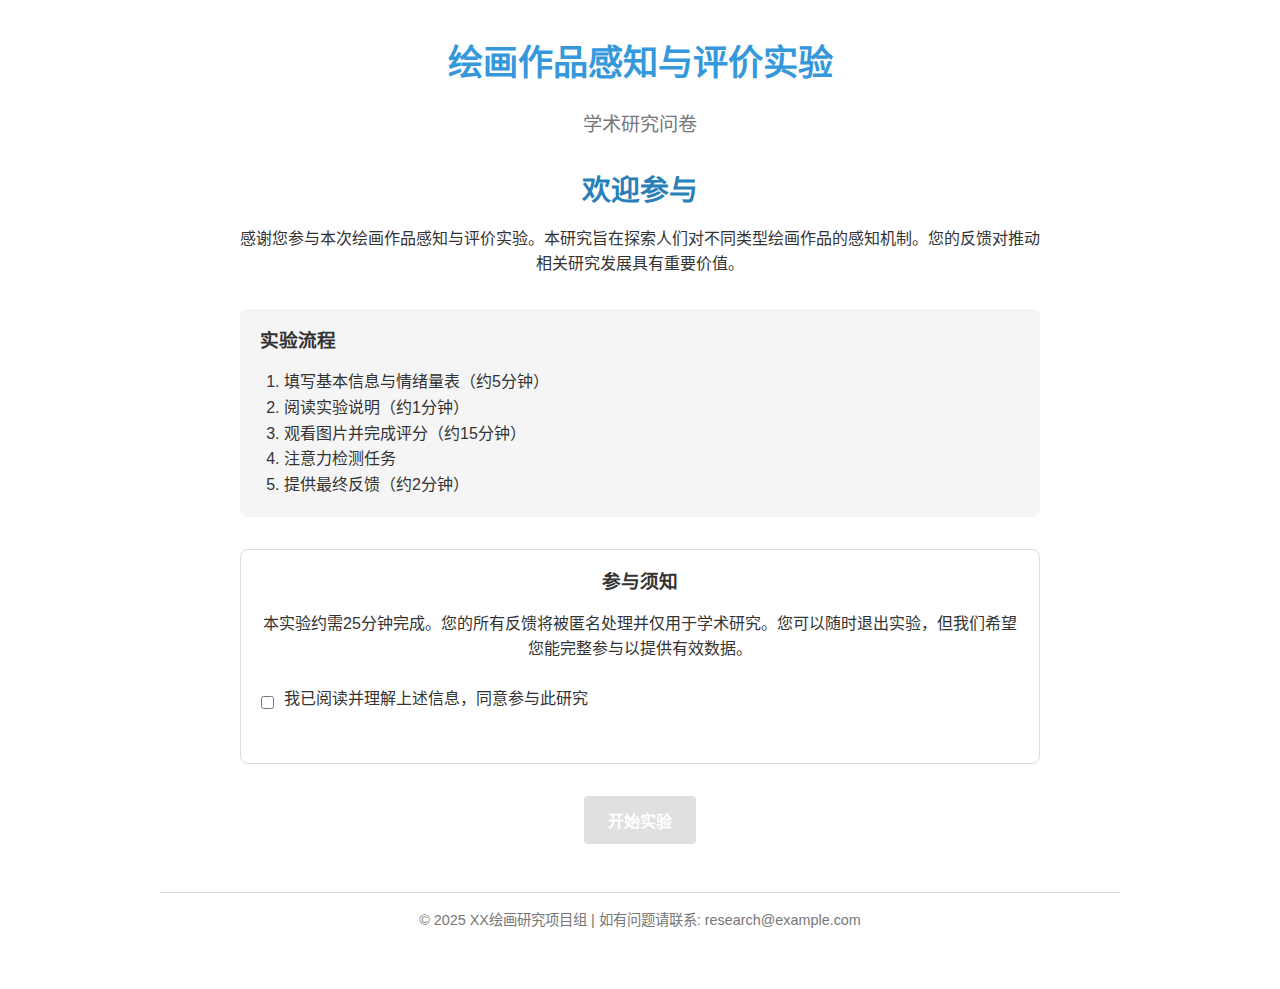
<file: index.html>
<!DOCTYPE html>
<html lang="zh-CN">

<head>
    <meta charset="UTF-8">
    <meta name="viewport" content="width=device-width, initial-scale=1.0">
    <title>绘画作品感知研究 | 欢迎</title>
    <link rel="stylesheet" href="css/style.css">
    <link rel="icon" href="favicon.ico">
</head>

<body>
    <div class="container">
        <header>
            <h1>绘画作品感知与评价实验</h1>
            <div class="subtitle">学术研究问卷</div>
        </header>

        <section class="welcome-section">
            <h2>欢迎参与</h2>
            <p>感谢您参与本次绘画作品感知与评价实验。本研究旨在探索人们对不同类型绘画作品的感知机制。您的反馈对推动相关研究发展具有重要价值。</p>
            <div class="process-overview">
                <h3>实验流程</h3>
                <ol>
                    <li>填写基本信息与情绪量表（约5分钟）</li>
                    <li>阅读实验说明（约1分钟）</li>
                    <li>观看图片并完成评分（约15分钟）</li>
                    <li>注意力检测任务</li>
                    <li>提供最终反馈（约2分钟）</li>
                </ol>
            </div>

            <div class="consent-section">
                <h3>参与须知</h3>
                <p>本实验约需25分钟完成。您的所有反馈将被匿名处理并仅用于学术研究。您可以随时退出实验，但我们希望您能完整参与以提供有效数据。</p>

                <div class="consent-check">
                    <input type="checkbox" id="consent" required>
                    <label for="consent">我已阅读并理解上述信息，同意参与此研究</label>
                </div>
            </div>

            <button id="start-btn" class="btn-primary" disabled>开始实验</button>
        </section>

        <footer>
            <p>© 2025 XX绘画研究项目组 | 如有问题请联系: research@example.com</p>
        </footer>
    </div>

    <script src="js/main.js"></script>
    <script>
        document.getElementById('consent').addEventListener('change', function () {
            document.getElementById('start-btn').disabled = !this.checked;
        });

        document.getElementById('start-btn').addEventListener('click', function () {
            // 添加检测设备类型的代码
            const deviceType = detectDeviceType();

            // 记录实验开始时间和设备类型
            userData.experimentStartTime = new Date().toISOString();
            userData.deviceType = deviceType;

            // 修改跳转到基本信息页面
            window.location.href = 'Information-Collection.html';
        });
    </script>
</body>

</html>
</file>
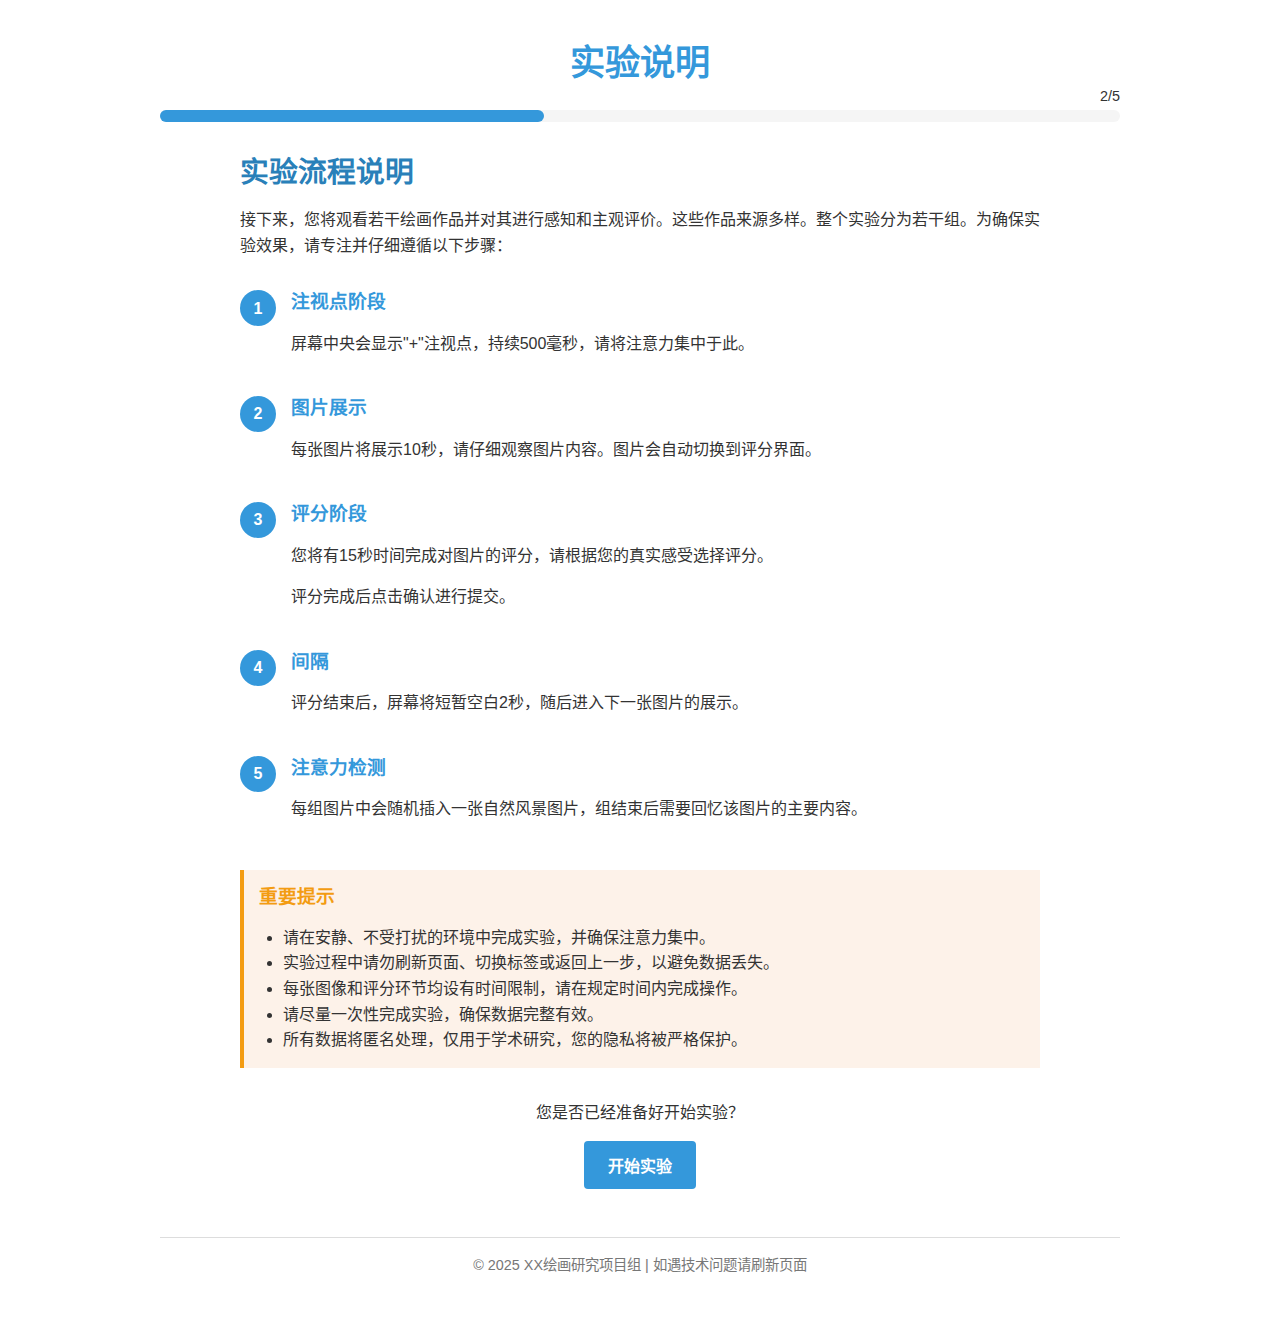
<file: basic-info.html>
<!DOCTYPE html>
<html lang="zh-CN">

<head>
    <meta charset="UTF-8">
    <meta name="viewport" content="width=device-width, initial-scale=1.0">
    <title>绘画作品感知研究 | 实验说明</title>
    <link rel="stylesheet" href="css/style.css">
    <link rel="icon" href="favicon.ico">
</head>

<body>
    <div class="container">
        <header>
            <h1>实验说明</h1>
            <div class="progress-bar">
                <div class="progress" style="width: 40%"></div>
                <span>2/5</span>
            </div>
        </header>

        <section class="instructions-section">
            <h2>实验流程说明</h2>
            <p>接下来，您将观看若干绘画作品并对其进行感知和主观评价。这些作品来源多样。整个实验分为若干组。为确保实验效果，请专注并仔细遵循以下步骤：</p>

            <div class="instruction-steps">
                <div class="step">
                    <div class="step-number">1</div>
                    <div class="step-content">
                        <h3>注视点阶段</h3>
                        <p>屏幕中央会显示"+"注视点，持续500毫秒，请将注意力集中于此。</p>
                    </div>
                </div>

                <div class="step">
                    <div class="step-number">2</div>
                    <div class="step-content">
                        <h3>图片展示</h3>
                        <p>每张图片将展示10秒，请仔细观察图片内容。图片会自动切换到评分界面。</p>
                    </div>
                </div>

                <div class="step">
                    <div class="step-number">3</div>
                    <div class="step-content">
                        <h3>评分阶段</h3>
                        <p>您将有15秒时间完成对图片的评分，请根据您的真实感受选择评分。</p>
                        <p>评分完成后点击确认进行提交。</p>
                    </div>
                </div>

                <div class="step">
                    <div class="step-number">4</div>
                    <div class="step-content">
                        <h3>间隔</h3>
                        <p>评分结束后，屏幕将短暂空白2秒，随后进入下一张图片的展示。</p>
                    </div>
                </div>

                <div class="step">
                    <div class="step-number">5</div>
                    <div class="step-content">
                        <h3>注意力检测</h3>
                        <p>每组图片中会随机插入一张自然风景图片，组结束后需要回忆该图片的主要内容。</p>
                    </div>
                </div>
            </div>

            <div class="notice-box">
                <h3>重要提示</h3>
                <ul>
                    <li>请在安静、不受打扰的环境中完成实验，并确保注意力集中。</li>
                    <li>实验过程中请勿刷新页面、切换标签或返回上一步，以避免数据丢失。</li>
                    <li>每张图像和评分环节均设有时间限制，请在规定时间内完成操作。</li>
                    <li>请尽量一次性完成实验，确保数据完整有效。</li>
                    <li>所有数据将匿名处理，仅用于学术研究，您的隐私将被严格保护。</li>
                </ul>
            </div>

            <div class="ready-check">
                <p>您是否已经准备好开始实验？</p>
                <button id="start-experiment" class="btn-primary">开始实验</button>
            </div>
        </section>

        <footer>
            <p>© 2025 XX绘画研究项目组 | 如遇技术问题请刷新页面</p>
        </footer>
    </div>

    <script src="js/main.js"></script>
    <script>
        document.getElementById('start-experiment').addEventListener('click', function () {
            window.location.href = 'experiment.html'; // 跳转到实验页面
        });
    </script>
</body>

</html>
</file>
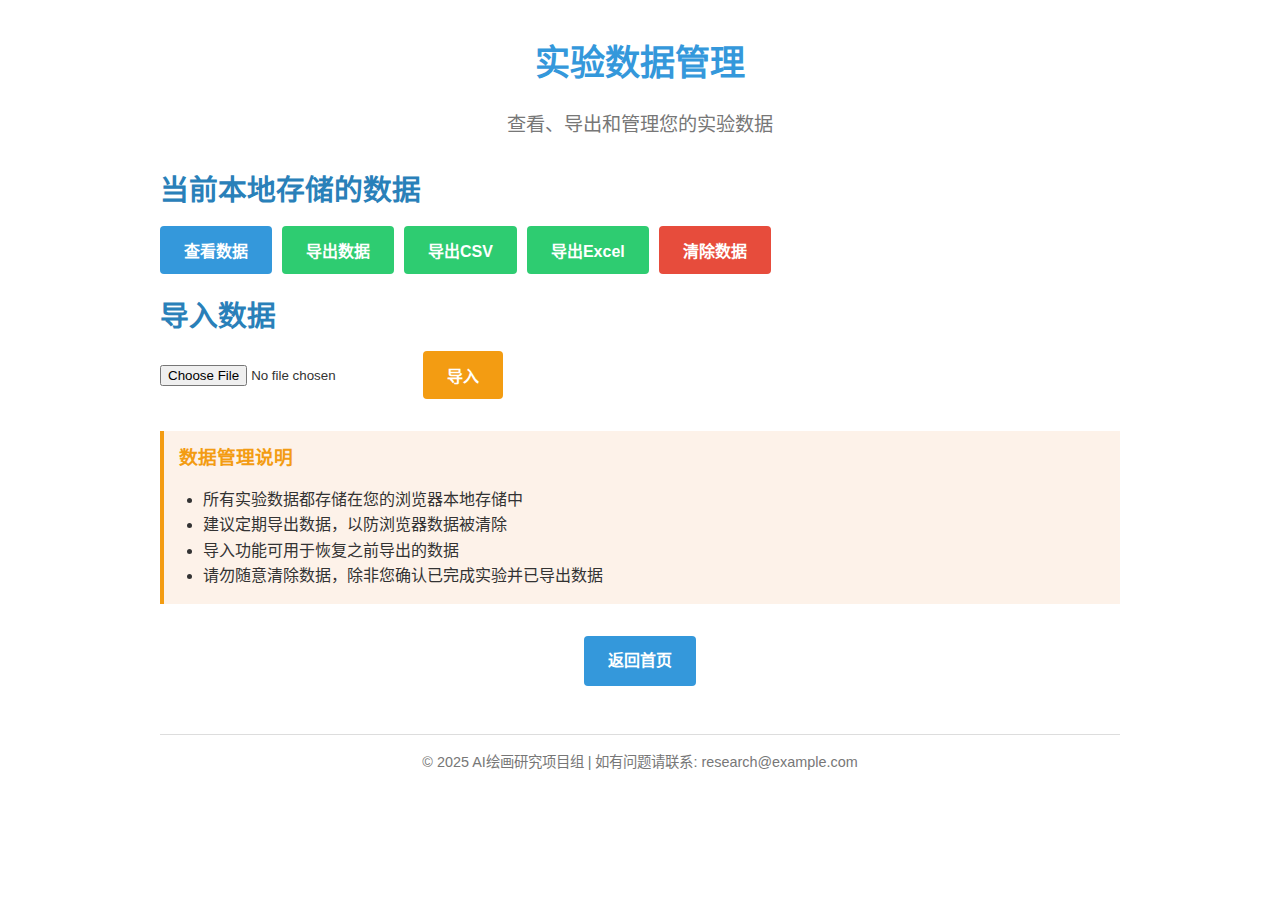
<file: data-manager.html>
<!DOCTYPE html>
<html lang="zh-CN">
<head>
    <meta charset="UTF-8">
    <meta name="viewport" content="width=device-width, initial-scale=1.0">
    <title>AI绘画负性评价原因探究 | 数据管理</title>
    <link rel="stylesheet" href="css/style.css">
    <style>
        .data-preview {
            background-color: #f5f5f5;
            border-radius: 8px;
            padding: 15px;
            max-height: 400px;
            overflow-y: auto;
            margin-bottom: 20px;
            font-family: monospace;
            white-space: pre-wrap;
        }
        
        .action-buttons {
            display: flex;
            gap: 10px;
            margin-bottom: 20px;
        }
        
        .btn-success {
            background-color: #2ecc71;
        }
        
        .btn-warning {
            background-color: #f39c12;
        }
        
        .btn-danger {
            background-color: #e74c3c;
        }
        
        .status-message {
            padding: 10px;
            border-radius: 4px;
            margin-top: 10px;
        }
        
        .success {
            background-color: #d5f5e3;
            color: #27ae60;
        }
        
        .error {
            background-color: #fadbd8;
            color: #c0392b;
        }
        
        .file-upload {
            display: flex;
            align-items: center;
            gap: 10px;
            margin-bottom: 20px;
        }
    </style>
</head>
<body>
    <div class="container">
        <header>
            <h1>实验数据管理</h1>
            <p class="subtitle">查看、导出和管理您的实验数据</p>
        </header>
        
        <section>
            <h2>当前本地存储的数据</h2>
            
            <div class="action-buttons">
                <button id="view-data" class="btn-primary">查看数据</button>
                <button id="export-data" class="btn-primary btn-success">导出数据</button>
                <button id="export-csv" class="btn-primary btn-success">导出CSV</button>
                <button id="export-excel" class="btn-primary btn-success">导出Excel</button>
                <button id="clear-data" class="btn-primary btn-danger">清除数据</button>
            </div>
            
            <div id="data-preview" class="data-preview hidden"></div>
            
            <div id="status-message" class="status-message hidden"></div>
            
            <h2>导入数据</h2>
            <div class="file-upload">
                <input type="file" id="data-file" accept=".json">
                <button id="import-data" class="btn-primary btn-warning">导入</button>
            </div>
            
            <div class="notice-box">
                <h3>数据管理说明</h3>
                <ul>
                    <li>所有实验数据都存储在您的浏览器本地存储中</li>
                    <li>建议定期导出数据，以防浏览器数据被清除</li>
                    <li>导入功能可用于恢复之前导出的数据</li>
                    <li>请勿随意清除数据，除非您确认已完成实验并已导出数据</li>
                </ul>
            </div>
            
            <div class="form-actions">
                <a href="index.html" class="btn-primary">返回首页</a>
            </div>
        </section>
        
        <footer>
            <p>© 2025 AI绘画研究项目组 | 如有问题请联系: research@example.com</p>
        </footer>
    </div>
    
    <script>
        /**
         * 数据管理页面的脚本
         * 处理数据的查看、导出和简单分析
         */

        document.addEventListener('DOMContentLoaded', () => {
            const viewDataBtn = document.getElementById('view-data');
            const exportDataBtn = document.getElementById('export-data');
            const clearDataBtn = document.getElementById('clear-data');
            const importDataBtn = document.getElementById('import-data');
            const dataPreview = document.getElementById('data-preview');
            const statusMessage = document.getElementById('status-message');

            // 查看数据
            viewDataBtn.addEventListener('click', () => {
                const userData = localStorage.getItem('userData');
                
                if (userData) {
                    try {
                        const parsedData = JSON.parse(userData);
                        // 添加一些基本统计
                        addBasicStatistics(parsedData);
                        const formattedData = JSON.stringify(parsedData, null, 2);
                        dataPreview.textContent = formattedData;
                        dataPreview.classList.remove('hidden');
                        showStatus('数据加载成功', 'success');
                    } catch (error) {
                        showStatus('数据格式错误: ' + error.message, 'error');
                    }
                } else {
                    showStatus('本地存储中没有实验数据', 'error');
                    dataPreview.classList.add('hidden');
                }
            });
            
            // 导出数据为JSON
            exportDataBtn.addEventListener('click', () => {
                exportData('json');
            });
            
            // 导出数据为CSV
            document.getElementById('export-csv').addEventListener('click', () => {
                exportData('csv');
            });
            
            // 导出数据为Excel
            document.getElementById('export-excel').addEventListener('click', () => {
                exportData('excel');
            });
            
            // 清除数据
            clearDataBtn.addEventListener('click', () => {
                if (confirm('确定要清除所有实验数据吗？此操作无法撤销！')) {
                    localStorage.removeItem('userData');
                    dataPreview.classList.add('hidden');
                    showStatus('数据已成功清除', 'success');
                }
            });
            
            // 导入数据
            importDataBtn.addEventListener('click', () => {
                const fileInput = document.getElementById('data-file');
                const file = fileInput.files[0];
                
                if (file) {
                    const reader = new FileReader();
                    
                    reader.onload = (event) => {
                        try {
                            // 验证JSON格式
                            const jsonData = JSON.parse(event.target.result);
                            
                            // 确认要覆盖现有数据
                            if (localStorage.getItem('userData') && !confirm('导入将覆盖现有数据，确定继续吗？')) {
                                return;
                            }
                            
                            // 保存到localStorage
                            localStorage.setItem('userData', JSON.stringify(jsonData));
                            
                            showStatus('数据导入成功', 'success');
                            
                            // 更新数据预览
                            dataPreview.textContent = JSON.stringify(jsonData, null, 2);
                            dataPreview.classList.remove('hidden');
                        } catch (error) {
                            showStatus('无效的JSON文件: ' + error.message, 'error');
                        }
                    };
                    
                    reader.readAsText(file);
                } else {
                    showStatus('请选择文件', 'error');
                }
            });

            // 显示简单的数据分析
            document.getElementById('analyze-data').addEventListener('click', () => {
                analyzeData();
            });
        });

        /**
         * 导出数据为指定格式
         * @param {string} format - 格式类型('json', 'csv', 'excel')
         */
        function exportData(format) {
            const userData = localStorage.getItem('userData');
            
            if (!userData) {
                showStatus('没有可导出的数据', 'error');
                return;
            }
            
            try {
                const data = JSON.parse(userData);
                
                switch(format) {
                    case 'json':
                        exportAsJson(data);
                        break;
                    case 'csv':
                        exportAsCsv(data);
                        break;
                    case 'excel':
                        showStatus('Excel导出功能需要额外的库支持，请先导出为CSV格式', 'warning');
                        exportAsCsv(data);
                        break;
                    default:
                        showStatus('不支持的导出格式', 'error');
                }
            } catch (error) {
                showStatus('数据导出失败: ' + error.message, 'error');
            }
        }

        /**
         * 导出为JSON文件
         */
        function exportAsJson(data) {
            // 创建一个Blob对象
            const blob = new Blob([JSON.stringify(data, null, 2)], { type: 'application/json' });
            
            // 创建下载链接
            const url = URL.createObjectURL(blob);
            const downloadLink = document.createElement('a');
            downloadLink.href = url;
            downloadLink.download = 'ai_art_experiment_' + new Date().toISOString().replace(/:/g, '-') + '.json';
            
            // 添加链接到页面，触发下载，然后移除链接
            document.body.appendChild(downloadLink);
            downloadLink.click();
            setTimeout(() => {
                document.body.removeChild(downloadLink);
                URL.revokeObjectURL(url);
            }, 100);
            
            showStatus('JSON数据导出成功', 'success');
        }

        /**
         * 导出为CSV文件
         */
        function exportAsCsv(data) {
            if (!data.experimentData || !data.experimentData.ratings || data.experimentData.ratings.length === 0) {
                showStatus('没有评分数据可以导出', 'error');
                return;
            }
            
            const ratings = data.experimentData.ratings;
            
            // CSV头
            const headers = [
                'userId', 'timestamp', 'group', 'imageId', 'imageType', 'imageCategory',
                'moralDisgust', 'technicalFlaws', 'originality', 'emotional', 'visualAppeal',
                'age', 'occupation', 'artExperience', 'aiAttitude', 'deviceType'
            ];
            
            // 构建CSV内容
            let csvContent = headers.join(',') + '\n';
            
            ratings.forEach(rating => {
                const row = [
                    rating.userId || '',
                    rating.timestamp || '',
                    rating.group || '',
                    rating.imageId || '',
                    rating.imageType || '',
                    rating.imageCategory || '',
                    rating.moralDisgust || '',
                    rating.technicalFlaws || '',
                    rating.originality || '',
                    rating.emotional || '',
                    rating.visualAppeal || '',
                    rating.age || '',
                    rating.occupation || '',
                    rating.artExperience || '',
                    rating.aiAttitude || '',
                    rating.deviceType || ''
                ];
                
                // 处理CSV中的特殊字符
                const escapedRow = row.map(cell => {
                    // 如果单元格包含逗号、双引号或换行符，则用双引号包裹并转义内部的双引号
                    if (cell && (cell.includes(',') || cell.includes('"') || cell.includes('\n'))) {
                        return `"${cell.replace(/"/g, '""')}"`;
                    }
                    return cell;
                });
                
                csvContent += escapedRow.join(',') + '\n';
            });
            
            // 创建Blob对象
            const blob = new Blob([csvContent], { type: 'text/csv;charset=utf-8;' });
            
            // 创建下载链接
            const url = URL.createObjectURL(blob);
            const downloadLink = document.createElement('a');
            downloadLink.href = url;
            downloadLink.download = 'ai_art_ratings_' + new Date().toISOString().replace(/:/g, '-') + '.csv';
            
            // 添加链接到页面，触发下载，然后移除链接
            document.body.appendChild(downloadLink);
            downloadLink.click();
            setTimeout(() => {
                document.body.removeChild(downloadLink);
                URL.revokeObjectURL(url);
            }, 100);
            
            showStatus('CSV数据导出成功', 'success');
            
            // 如果有注意力检测数据，也导出
            if (data.experimentData.attentionResults && data.experimentData.attentionResults.length > 0) {
                exportAttentionData(data.experimentData.attentionResults);
            }
        }

        /**
         * 导出注意力检测数据为CSV
         */
        function exportAttentionData(attentionData) {
            // CSV头
            const headers = ['userId', 'timestamp', 'imageId', 'userAnswer', 'correctAnswer', 'isCorrect'];
            
            // 构建CSV内容
            let csvContent = headers.join(',') + '\n';
            
            attentionData.forEach(item => {
                const row = [
                    item.userId || '',
                    item.timestamp || '',
                    item.imageId || '',
                    item.userAnswer || '',
                    item.correctAnswer || '',
                    item.isCorrect ? 'true' : 'false'
                ];
                
                csvContent += row.join(',') + '\n';
            });
            
            // 创建Blob对象
            const blob = new Blob([csvContent], { type: 'text/csv;charset=utf-8;' });
            
            // 创建下载链接
            const url = URL.createObjectURL(blob);
            const downloadLink = document.createElement('a');
            downloadLink.href = url;
            downloadLink.download = 'attention_check_results_' + new Date().toISOString().replace(/:/g, '-') + '.csv';
            
            // 添加链接到页面，触发下载，然后移除链接
            document.body.appendChild(downloadLink);
            downloadLink.click();
            setTimeout(() => {
                document.body.removeChild(downloadLink);
                URL.revokeObjectURL(url);
            }, 100);
        }

        /**
         * 对数据进行简单分析
         */
        function analyzeData() {
            const userData = localStorage.getItem('userData');
            
            if (!userData) {
                showStatus('没有可分析的数据', 'error');
                return;
            }
            
            try {
                const data = JSON.parse(userData);
                
                if (!data.experimentData || !data.experimentData.ratings || data.experimentData.ratings.length === 0) {
                    showStatus('没有评分数据可以分析', 'error');
                    return;
                }
                
                const ratings = data.experimentData.ratings;
                const resultsContainer = document.getElementById('analysis-results');
                
                if (!resultsContainer) {
                    showStatus('未找到结果容器', 'error');
                    return;
                }
                
                // 按组别分组数据
                const groupA = ratings.filter(r => r.group === 'A');
                const groupB = ratings.filter(r => r.group === 'B');
                const groupMixed = ratings.filter(r => r.group === 'Mixed');
                
                // 计算各维度平均分
                const dimensions = ['moralDisgust', 'technicalFlaws', 'originality', 'emotional', 'visualAppeal'];
                const dimensionLabels = {
                    'moralDisgust': '道德厌恶',
                    'technicalFlaws': '技术缺陷感知',
                    'originality': '原创性质疑',
                    'emotional': '情感共鸣',
                    'visualAppeal': '视觉吸引力'
                };
                
                // 整体平均分
                const overall = {};
                dimensions.forEach(dim => {
                    overall[dim] = calculateAverage(ratings, dim);
                });
                
                // 各组平均分
                const groupAverages = {
                    'A': {},
                    'B': {},
                    'Mixed': {}
                };
                
                dimensions.forEach(dim => {
                    groupAverages['A'][dim] = calculateAverage(groupA, dim);
                    groupAverages['B'][dim] = calculateAverage(groupB, dim);
                    groupAverages['Mixed'][dim] = calculateAverage(groupMixed, dim);
                });
                
                // 按图片类型分组
                const aiImages = ratings.filter(r => r.imageType === 'ai');
                const humanImages = ratings.filter(r => r.imageType === 'human');
                
                const typeAverages = {
                    'ai': {},
                    'human': {}
                };
                
                dimensions.forEach(dim => {
                    typeAverages['ai'][dim] = calculateAverage(aiImages, dim);
                    typeAverages['human'][dim] = calculateAverage(humanImages, dim);
                });
                
                // 统计注意力检测结果
                let attentionCorrectCount = 0;
                let attentionTotalCount = 0;
                
                if (data.experimentData.attentionResults) {
                    attentionTotalCount = data.experimentData.attentionResults.length;
                    attentionCorrectCount = data.experimentData.attentionResults.filter(r => r.isCorrect).length;
                }
                
                // 构建HTML输出
                let html = '<h3>数据分析结果</h3>';
                
                html += `<p><strong>总评分数:</strong> ${ratings.length}</p>`;
                html += `<p><strong>注意力检测正确率:</strong> ${attentionTotalCount > 0 ? Math.round((attentionCorrectCount / attentionTotalCount) * 100) : 0}% (${attentionCorrectCount}/${attentionTotalCount})</p>`;
                
                // 整体平均分
                html += '<h4>整体平均评分</h4><ul>';
                dimensions.forEach(dim => {
                    html += `<li>${dimensionLabels[dim]}: ${overall[dim].toFixed(2)}</li>`;
                });
                html += '</ul>';
                
                // 各组平均分
                html += '<h4>各组平均评分</h4>';
                
                // 创建表格
                html += '<table class="data-table"><thead><tr><th>维度</th><th>A组 (AI)</th><th>B组 (人类)</th><th>混合组</th></tr></thead><tbody>';
                
                dimensions.forEach(dim => {
                    html += `<tr>
                        <td>${dimensionLabels[dim]}</td>
                        <td>${groupAverages['A'][dim].toFixed(2)}</td>
                        <td>${groupAverages['B'][dim].toFixed(2)}</td>
                        <td>${groupAverages['Mixed'][dim].toFixed(2)}</td>
                    </tr>`;
                });
                
                html += '</tbody></table>';
                
                // 按图片类型
                html += '<h4>按图片类型平均评分</h4>';
                html += '<table class="data-table"><thead><tr><th>维度</th><th>AI生成</th><th>人类创作</th></tr></thead><tbody>';
                
                dimensions.forEach(dim => {
                    html += `<tr>
                        <td>${dimensionLabels[dim]}</td>
                        <td>${typeAverages['ai'][dim].toFixed(2)}</td>
                        <td>${typeAverages['human'][dim].toFixed(2)}</td>
                    </tr>`;
                });
                
                html += '</tbody></table>';
                
                resultsContainer.innerHTML = html;
            } catch (error) {
                showStatus('数据分析失败: ' + error.message, 'error');
            }
        }

        /**
         * 计算平均分
         * @param {Array} data - 数据数组
         * @param {string} dimension - 维度名称
         * @returns {number} - 平均分
         */
        function calculateAverage(data, dimension) {
            const sum = data.reduce((acc, item) => acc + (item[dimension] || 0), 0);
            return sum / data.length;
        }

        /**
         * 添加基本统计信息
         * @param {Object} data - 数据对象
         */
        function addBasicStatistics(data) {
            if (!data.experimentData || !data.experimentData.ratings) {
                return;
            }
            
            const ratings = data.experimentData.ratings;
            const totalRatings = ratings.length;
            const totalUsers = new Set(ratings.map(r => r.userId)).size;
            
            data.statistics = {
                totalRatings,
                totalUsers
            };
        }

        /**
         * 显示状态消息
         * @param {string} message - 消息内容
         * @param {string} type - 消息类型('success', 'error', 'warning')
         */
        function showStatus(message, type) {
            statusMessage.textContent = message;
            statusMessage.className = 'status-message ' + type;
            statusMessage.classList.remove('hidden');
            
            // 5秒后自动隐藏
            setTimeout(() => {
                statusMessage.classList.add('hidden');
            }, 5000);
        }
    </script>
</body>
</html>
</file>
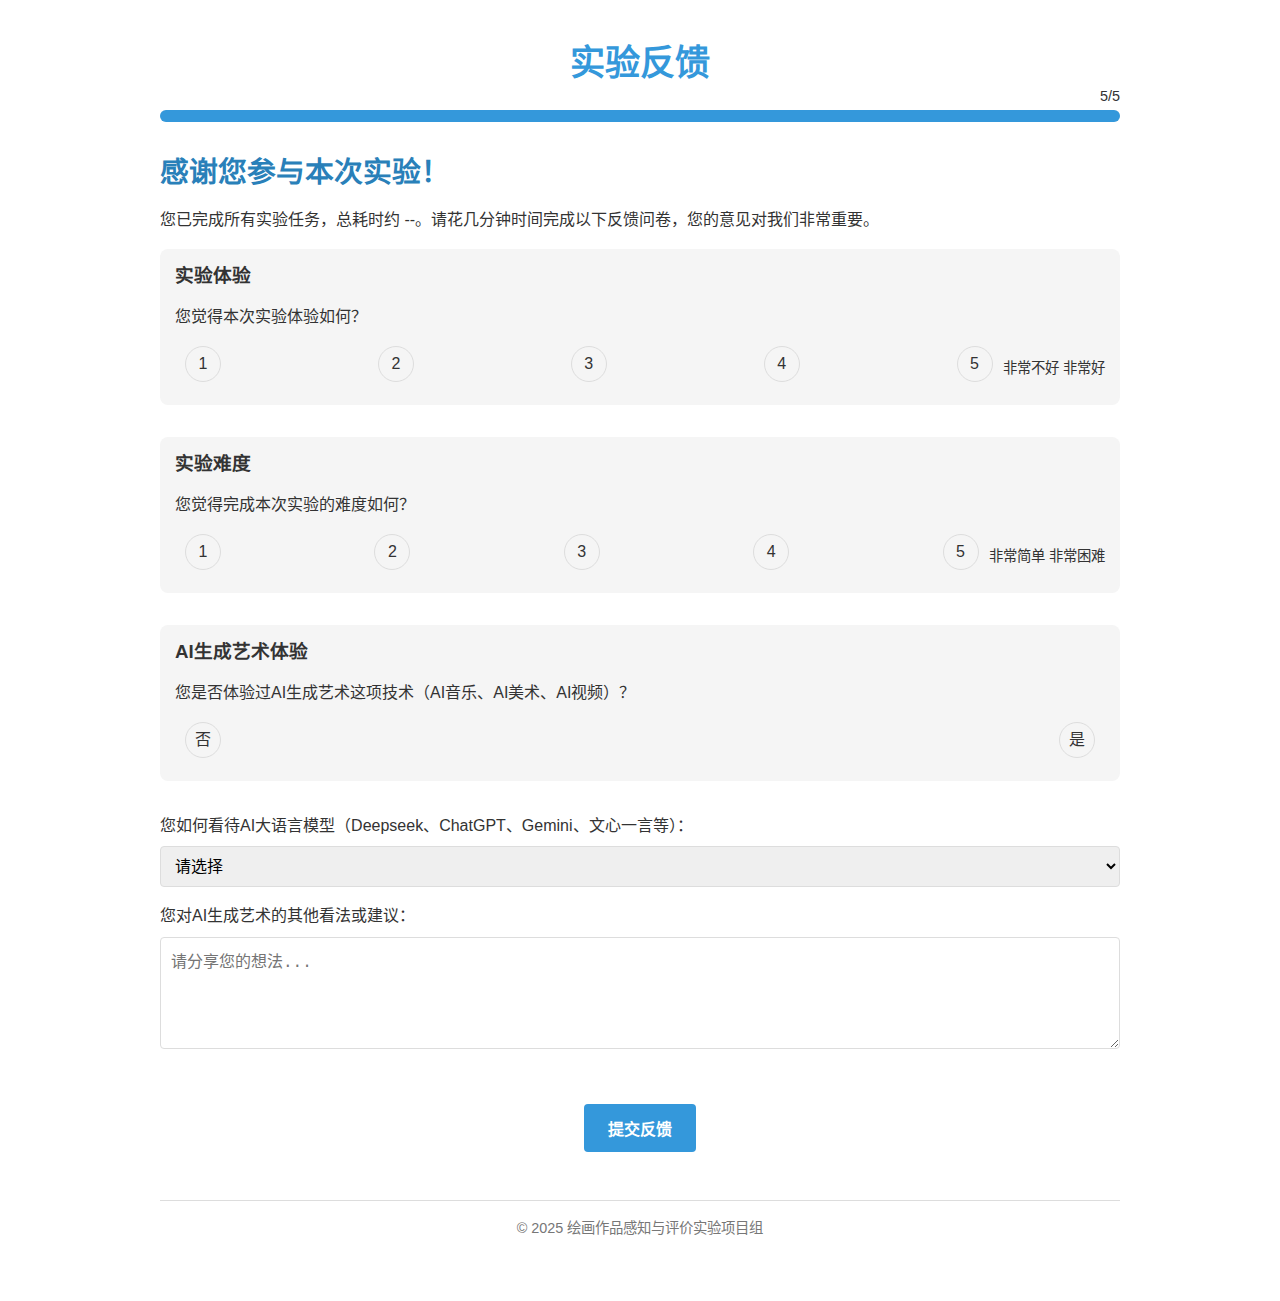
<file: feedback.html>
<!DOCTYPE html>
<html lang="zh-CN">

<head>
    <meta charset="UTF-8">
    <meta name="viewport" content="width=device-width, initial-scale=1.0">
    <title>绘画作品感知与评价实验 | 实验反馈</title>
    <link rel="stylesheet" href="css/style.css">
    <link rel="icon" href="favicon.ico">
</head>

<body>
    <div class="container">
        <header>
            <h1>实验反馈</h1>
            <div class="progress-bar">
                <div class="progress" style="width: 100%"></div>
                <span>5/5</span>
            </div>
        </header>

        <section id="feedback-container">
            <h2>感谢您参与本次实验！</h2>
            <p>您已完成所有实验任务，总耗时约 <span id="experiment-duration">--</span>。请花几分钟时间完成以下反馈问卷，您的意见对我们非常重要。</p>

            <form id="feedback-form">
                <div class="rating-question">
                    <h3>实验体验</h3>
                    <p>您觉得本次实验体验如何？</p>
                    <div class="likert-scale">
                        <div class="scale-options">
                            <input type="radio" id="experience_1" name="experience" value="1" required>
                            <label for="experience_1">1</label>
                            <input type="radio" id="experience_2" name="experience" value="2">
                            <label for="experience_2">2</label>
                            <input type="radio" id="experience_3" name="experience" value="3">
                            <label for="experience_3">3</label>
                            <input type="radio" id="experience_4" name="experience" value="4">
                            <label for="experience_4">4</label>
                            <input type="radio" id="experience_5" name="experience" value="5">
                            <label for="experience_5">5</label>
                        </div>
                        <div class="likert-labels">
                            <span>非常不好</span>
                            <span>非常好</span>
                        </div>
                    </div>
                </div>

                <div class="rating-question">
                    <h3>实验难度</h3>
                    <p>您觉得完成本次实验的难度如何？</p>
                    <div class="likert-scale">
                        <div class="scale-options">
                            <input type="radio" id="difficulty_1" name="difficulty" value="1" required>
                            <label for="difficulty_1">1</label>
                            <input type="radio" id="difficulty_2" name="difficulty" value="2">
                            <label for="difficulty_2">2</label>
                            <input type="radio" id="difficulty_3" name="difficulty" value="3">
                            <label for="difficulty_3">3</label>
                            <input type="radio" id="difficulty_4" name="difficulty" value="4">
                            <label for="difficulty_4">4</label>
                            <input type="radio" id="difficulty_5" name="difficulty" value="5">
                            <label for="difficulty_5">5</label>
                        </div>
                        <div class="likert-labels">
                            <span>非常简单</span>
                            <span>非常困难</span>
                        </div>
                    </div>
                </div>

                <div class="rating-question">
                    <h3>AI生成艺术体验</h3>
                    <p>您是否体验过AI生成艺术这项技术（AI音乐、AI美术、AI视频）？</p>
                    <div class="likert-scale">
                        <div class="scale-options">
                            <input type="radio" id="ai_art_no" name="ai_art_experience" value="否" required>
                            <label for="ai_art_no">否</label>

                            <input type="radio" id="ai_art_yes" name="ai_art_experience" value="是">
                            <label for="ai_art_yes">是</label>
                        </div>
                    </div>
                </div>

                <div class="form-group">
                    <label for="llm_opinion">您如何看待AI大语言模型（Deepseek、ChatGPT、Gemini、文心一言等）：</label>
                    <select id="llm_opinion" name="llm_opinion" required>
                        <option value="">请选择</option>
                        <option value="very_negative">非常负面</option>
                        <option value="somewhat_negative">略微负面</option>
                        <option value="neutral">中立</option>
                        <option value="somewhat_positive">略微正面</option>
                        <option value="very_positive">非常正面</option>
                    </select>
                </div>

                <div class="form-group">
                    <label for="comments">您对AI生成艺术的其他看法或建议：</label>
                    <textarea id="comments" name="comments" rows="5" placeholder="请分享您的想法..."></textarea>
                </div>

                <div class="form-actions">
                    <button type="submit" class="btn-primary">提交反馈</button>
                </div>
            </form>
        </section>

        <section id="thank-you-message" class="hidden">
            <div class="welcome-section">
                <h2>非常感谢您的参与！</h2>
                <p>您的反馈已成功提交。您提供的数据将有助于我们更好地理解AI生成艺术的感知和评价特点。</p>
                <p>如果您对研究结果感兴趣，或有其他问题，请联系研究团队。</p>
                <p>您现在可以安全关闭此页面。</p>
            </div>
        </section>

        <footer>
            <p>&copy; 2025 绘画作品感知与评价实验项目组</p>
        </footer>
    </div>

    <script src="js/main.js"></script>

</body>

</html>
</file>
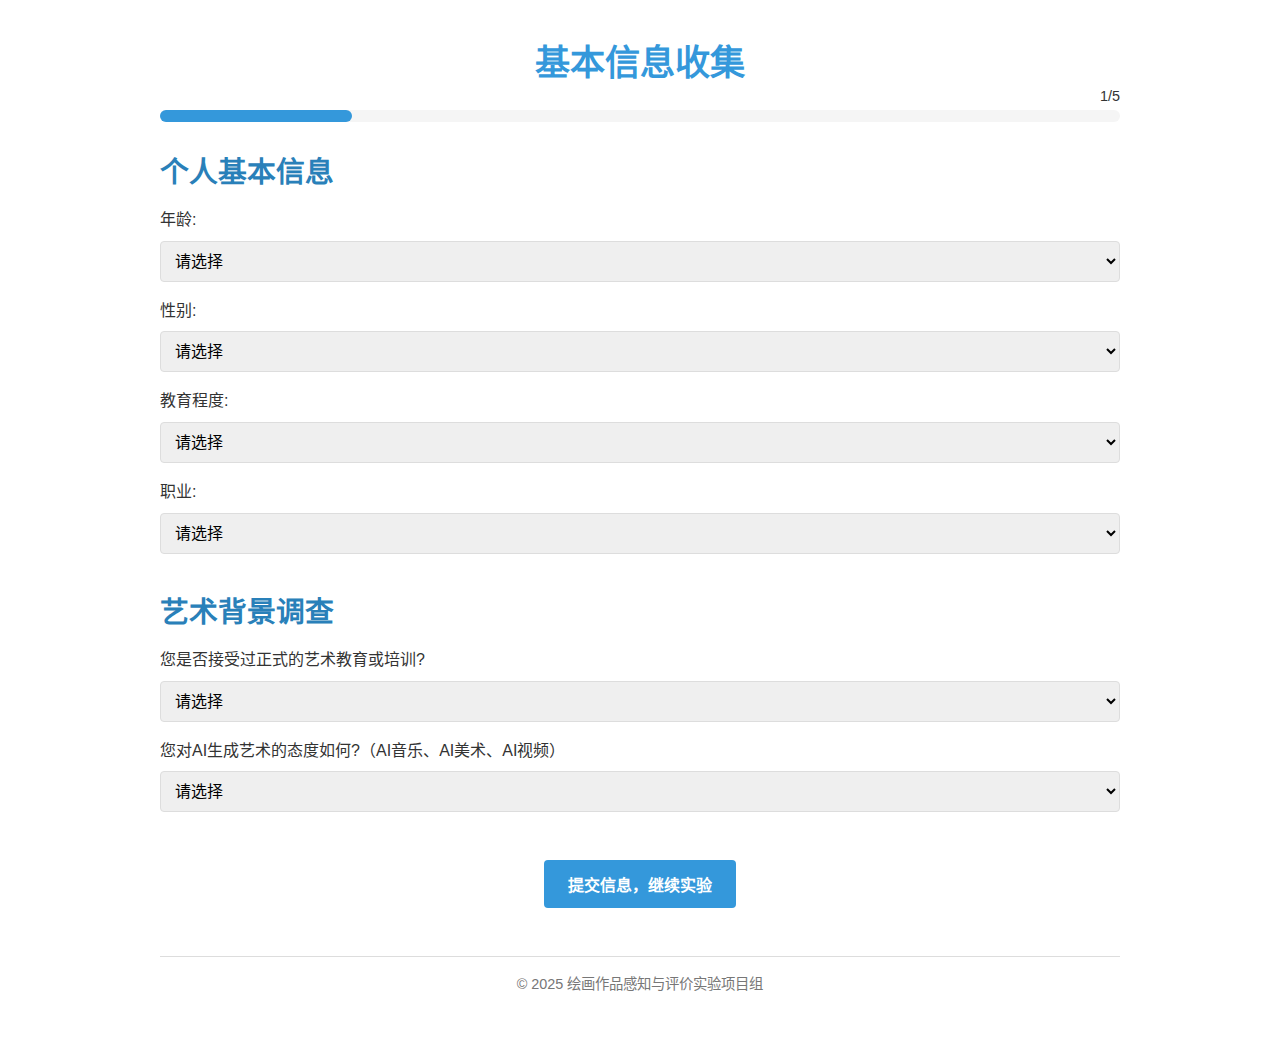
<file: Information-Collection.html>
<!DOCTYPE html>
<html lang="zh-CN">

<head>
    <meta charset="UTF-8">
    <meta name="viewport" content="width=device-width, initial-scale=1.0">
    <title>绘画作品感知与评价实验 | 基本信息</title>
    <link rel="stylesheet" href="css/style.css">
    <link rel="icon" href="favicon.ico">
    <style>
        /* 针对此页面的特殊样式 */
        .panas-question {
            margin-bottom: 1.5rem;
            padding: 15px;
            background-color: var(--light-gray);
            border-radius: 8px;
        }

        .panas-word {
            font-weight: 500;
            display: block;
            margin-bottom: 8px;
        }

        @media (max-width: 768px) {
            .panas-question .likert-scale {
                flex-direction: row;
                align-items: center;
            }
        }
    </style>
</head>

<body>
    <div class="container">
        <header>
            <h1>基本信息收集</h1>
            <div class="progress-bar">
                <div class="progress" style="width: 20%"></div>
                <span>1/5</span>
            </div>
        </header>

        <section class="form-section">
            <form id="basic-info-form">
                <h2>个人基本信息</h2>

                <div class="form-group">
                    <label for="age">年龄:</label>
                    <select id="age" name="age" required>
                        <option value="">请选择</option>
                        <option value="18-30">18-30岁</option>
                        <option value="30+">30岁以上</option>
                    </select>
                </div>

                <div class="form-group">
                    <label for="gender">性别:</label>
                    <select id="gender" name="gender" required>
                        <option value="">请选择</option>
                        <option value="male">男</option>
                        <option value="female">女</option>
                    </select>
                </div>

                <div class="form-group">
                    <label for="education">教育程度:</label>
                    <select id="education" name="education" required>
                        <option value="">请选择</option>
                        <option value="high_school_or_below">高中及以下</option>
                        <option value="college_or_bachelor">本科/专科</option>
                        <option value="master_or_above">硕士及以上</option>
                    </select>
                </div>

                <div class="form-group">
                    <label for="occupation">职业:</label>
                    <select id="occupation" name="occupation" required>
                        <option value="">请选择</option>
                        <option value="普通学生">普通学生</option>
                        <option value="艺术类学生">艺术类学生</option>
                        <option value="艺术行业从业者">艺术行业从业者</option>
                        <option value="非艺术行业从业者">非艺术行业从业者</option>
                    </select>
                </div>

                <h2>艺术背景调查</h2>

                <div class="form-group">
                    <label for="art_education">您是否接受过正式的艺术教育或培训?</label>
                    <select id="art_education" name="art_education" required>
                        <option value="">请选择</option>
                        <option value="从未接受过">从未接受过</option>
                        <option value="自学或短期培训">自学或短期培训</option>
                        <option value="接受过系统的艺术教育/艺术相关学位">接受过系统的艺术教育/艺术相关学位</option>
                    </select>
                </div>

                <div class="form-group">
                    <label for="ai_attitude">您对AI生成艺术的态度如何?（AI音乐、AI美术、AI视频）</label>
                    <select id="ai_attitude" name="ai_attitude" required>
                        <option value="">请选择</option>
                        <option value="very_negative">非常负面</option>
                        <option value="somewhat_negative">略微负面</option>
                        <option value="neutral">中立</option>
                        <option value="somewhat_positive">略微正面</option>
                        <option value="very_positive">非常正面</option>
                    </select>
                </div>

                <div class="form-actions">
                    <button type="submit" class="btn-primary">提交信息，继续实验</button>
                </div>
            </form>
        </section>

        <footer>
            <p>&copy; 2025 绘画作品感知与评价实验项目组</p>
        </footer>
    </div>

    <script src="js/main.js"></script>
    <script>
        document.addEventListener('DOMContentLoaded', function () {
            // 获取表单元素
            const form = document.getElementById('basic-info-form');

            // 添加表单提交事件
            form.addEventListener('submit', function (e) {
                e.preventDefault();

                // 收集基本信息
                const formData = new FormData(form);
                const basicInfo = {};

                // 将表单数据转换为对象
                for (const [key, value] of formData.entries()) {
                    basicInfo[key] = value;
                }

                userData.basicInfo = basicInfo;

                // 跳转到实验说明页面
                window.location.href = 'basic-info.html';
            });

            // 从localStorage预填表单(如果有保存的数据)
            try {
                const savedData = JSON.parse(localStorage.getItem('userData'));
                if (savedData && savedData.basicInfo) {
                    const basicInfo = savedData.basicInfo;

                    // 填充表单字段
                    Object.keys(basicInfo).forEach(key => {
                        const element = form.elements[key];
                        if (element) {
                            element.value = basicInfo[key];
                        }
                    });
                }
            } catch (e) {
                console.error('加载保存的数据时出错:', e);
            }
        });
    </script>
</body>

</html>
</file>
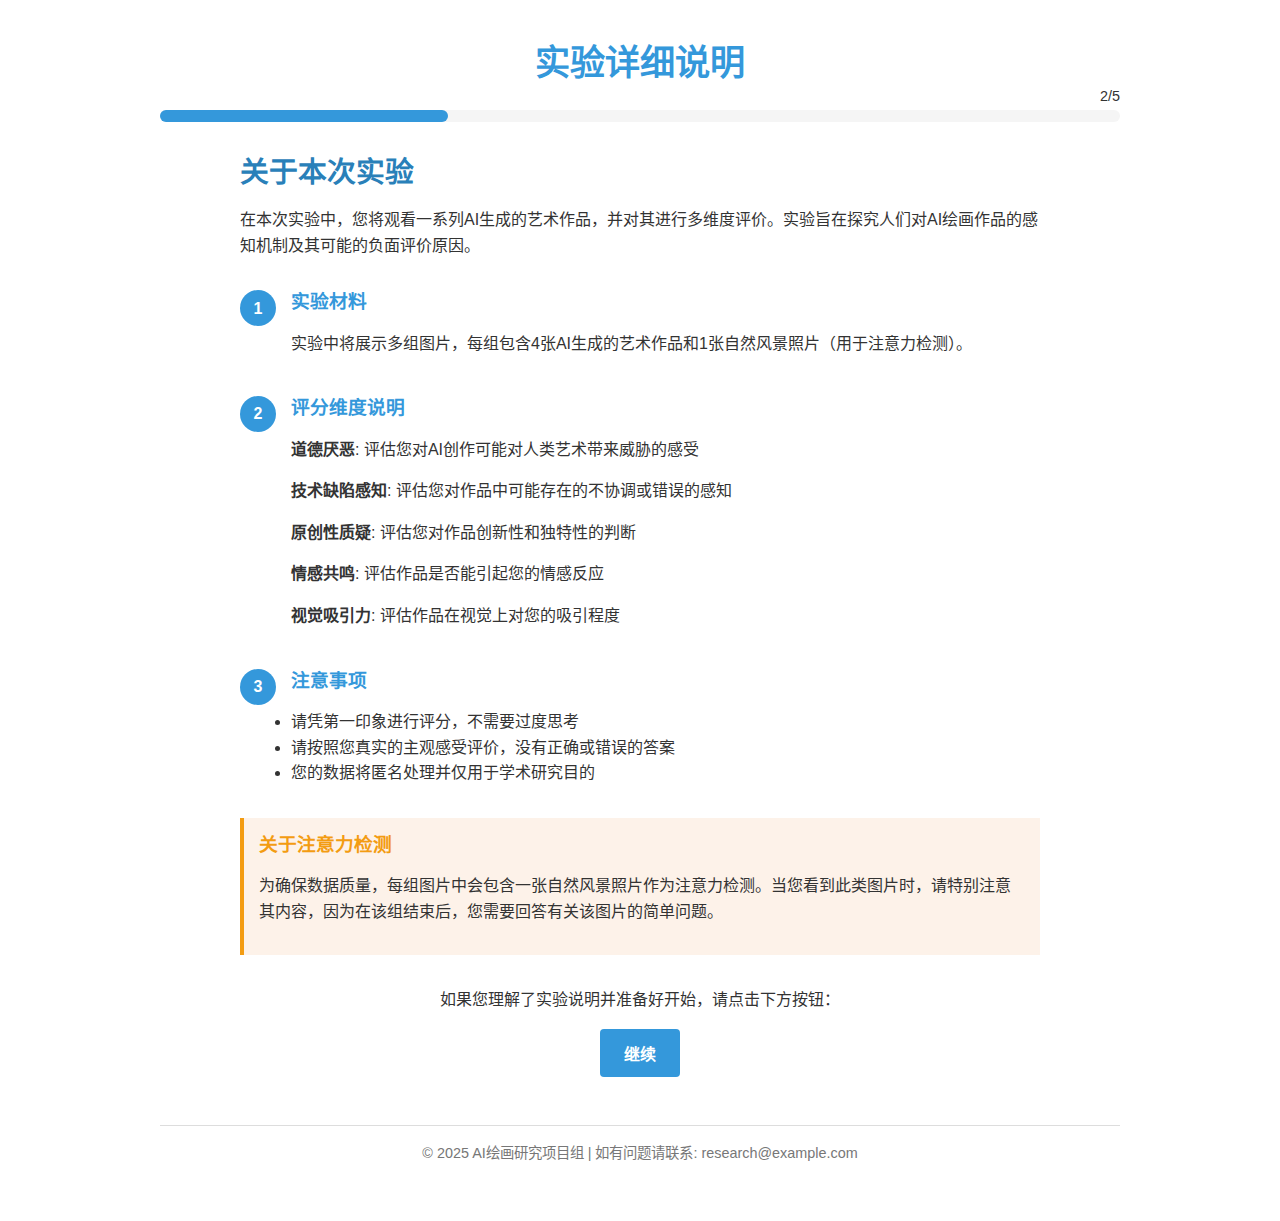
<file: instructions.html>
<!DOCTYPE html>
<html lang="zh-CN">
<head>
    <meta charset="UTF-8">
    <meta name="viewport" content="width=device-width, initial-scale=1.0">
    <title>AI绘画负性评价原因探究 | 实验详细说明</title>
    <link rel="stylesheet" href="css/style.css">
</head>
<body>
    <div class="container">
        <header>
            <h1>实验详细说明</h1>
            <div class="progress-bar">
                <div class="progress" style="width: 30%"></div>
                <span>2/5</span>
            </div>
        </header>
        
        <section class="instructions-section">
            <h2>关于本次实验</h2>
            <p>在本次实验中，您将观看一系列AI生成的艺术作品，并对其进行多维度评价。实验旨在探究人们对AI绘画作品的感知机制及其可能的负面评价原因。</p>
            
            <div class="instruction-steps">
                <div class="step">
                    <div class="step-number">1</div>
                    <div class="step-content">
                        <h3>实验材料</h3>
                        <p>实验中将展示多组图片，每组包含4张AI生成的艺术作品和1张自然风景照片（用于注意力检测）。</p>
                    </div>
                </div>
                
                <div class="step">
                    <div class="step-number">2</div>
                    <div class="step-content">
                        <h3>评分维度说明</h3>
                        <p><strong>道德厌恶</strong>: 评估您对AI创作可能对人类艺术带来威胁的感受</p>
                        <p><strong>技术缺陷感知</strong>: 评估您对作品中可能存在的不协调或错误的感知</p>
                        <p><strong>原创性质疑</strong>: 评估您对作品创新性和独特性的判断</p>
                        <p><strong>情感共鸣</strong>: 评估作品是否能引起您的情感反应</p>
                        <p><strong>视觉吸引力</strong>: 评估作品在视觉上对您的吸引程度</p>
                    </div>
                </div>
                
                <div class="step">
                    <div class="step-number">3</div>
                    <div class="step-content">
                        <h3>注意事项</h3>
                        <ul>
                            <li>请凭第一印象进行评分，不需要过度思考</li>
                            <li>请按照您真实的主观感受评价，没有正确或错误的答案</li>
                            <li>您的数据将匿名处理并仅用于学术研究目的</li>
                        </ul>
                    </div>
                </div>
            </div>
            
            <div class="notice-box">
                <h3>关于注意力检测</h3>
                <p>为确保数据质量，每组图片中会包含一张自然风景照片作为注意力检测。当您看到此类图片时，请特别注意其内容，因为在该组结束后，您需要回答有关该图片的简单问题。</p>
            </div>
            
            <div class="ready-check">
                <p>如果您理解了实验说明并准备好开始，请点击下方按钮：</p>
                <button id="continue-btn" class="btn-primary">继续</button>
            </div>
        </section>
        
        <footer>
            <p>© 2025 AI绘画研究项目组 | 如有问题请联系: research@example.com</p>
        </footer>
    </div>

    <script>
        document.getElementById('continue-btn').addEventListener('click', function() {
            window.location.href = 'basic-info.html';
        });
    </script>
</body>
</html>
</file>
<file: css/style.css>
/* 全局样式 */
:root {
    --primary-color: #3498db;
    --secondary-color: #2980b9;
    --text-color: #333;
    --light-gray: #f5f5f5;
    --mid-gray: #e0e0e0;
    --border-color: #ddd;
    --success-color: #2ecc71;
    --warning-color: #f39c12;
    --error-color: #e74c3c;
    --transition-speed: 0.3s;
}

* {
    box-sizing: border-box;
    margin: 0;
    padding: 0;
}

body {
    font-family: 'Helvetica Neue', Arial, sans-serif;
    line-height: 1.6;
    color: var(--text-color);
    background-color: #fff;
    padding: 20px;
}

.container {
    max-width: 1000px;
    margin: 0 auto;
    padding: 20px;
}

h1,
h2,
h3,
h4,
h5,
h6 {
    margin-bottom: 1rem;
    line-height: 1.3;
}

h1 {
    font-size: 2.2rem;
    color: var(--primary-color);
    text-align: center;
    margin-bottom: 1.5rem;
}

h2 {
    font-size: 1.8rem;
    color: var(--secondary-color);
    margin-top: 1.5rem;
}

p {
    margin-bottom: 1rem;
}

a {
    color: var(--primary-color);
    text-decoration: none;
    transition: color var(--transition-speed);
}

a:hover {
    color: var(--secondary-color);
}

/* 按钮样式 */
.btn-primary {
    display: inline-block;
    padding: 12px 24px;
    color: white;
    background-color: var(--primary-color);
    border: none;
    border-radius: 4px;
    font-size: 1rem;
    font-weight: 600;
    cursor: pointer;
    transition: background-color var(--transition-speed);
}

.btn-primary:hover {
    background-color: var(--secondary-color);
}

.btn-primary:disabled {
    background-color: var(--mid-gray);
    cursor: not-allowed;
}

/* 表单样式 */
form {
    margin-bottom: 2rem;
}

input[type="text"],
input[type="number"],
input[type="email"],
select,
textarea {
    width: 100%;
    padding: 10px;
    margin-bottom: 1rem;
    border: 1px solid var(--border-color);
    border-radius: 4px;
    font-size: 1rem;
}

label {
    display: block;
    margin-bottom: 0.5rem;
    font-weight: 500;
}

/* 进度条 */
.progress-bar {
    width: 100%;
    height: 12px;
    background-color: var(--light-gray);
    border-radius: 6px;
    margin: 1.5rem 0;
    position: relative;
}

.progress {
    height: 100%;
    background-color: var(--primary-color);
    border-radius: 6px;
    transition: width var(--transition-speed);
}

.progress-bar span {
    position: absolute;
    right: 0;
    top: -25px;
    font-size: 0.9rem;
    color: var(--text-color);
}

/* 页眉样式 */
header {
    margin-bottom: 2rem;
    text-align: center;
}

.subtitle {
    font-size: 1.2rem;
    color: #777;
    margin-bottom: 1.5rem;
}

/* 页脚样式 */
footer {
    margin-top: 3rem;
    padding-top: 1rem;
    text-align: center;
    border-top: 1px solid var(--border-color);
    color: #777;
    font-size: 0.9rem;
}

/* 欢迎页面 */
.welcome-section {
    text-align: center;
    max-width: 800px;
    margin: 0 auto;
}

.process-overview {
    background-color: var(--light-gray);
    padding: 20px;
    border-radius: 8px;
    margin: 2rem 0;
    text-align: left;
}

.process-overview ol {
    margin-left: 1.5rem;
}

.consent-section {
    margin: 2rem 0;
    padding: 20px;
    border: 1px solid var(--border-color);
    border-radius: 8px;
}

.consent-check {
    display: flex;
    align-items: center;
    margin: 1.5rem 0;
}

.consent-check input {
    margin-right: 10px;
}

/* 实验说明页面 */
.instructions-section {
    max-width: 800px;
    margin: 0 auto;
}

.instruction-steps {
    margin: 2rem 0;
}

.step {
    display: flex;
    margin-bottom: 1.5rem;
    align-items: flex-start;
}

.step-number {
    width: 36px;
    height: 36px;
    background-color: var(--primary-color);
    color: white;
    border-radius: 50%;
    display: flex;
    align-items: center;
    justify-content: center;
    font-weight: bold;
    margin-right: 15px;
    flex-shrink: 0;
}

.step-content {
    flex-grow: 1;
}

.step-content h3 {
    margin-top: 0;
    color: var(--primary-color);
}

.notice-box {
    background-color: #fdf2e9;
    border-left: 4px solid var(--warning-color);
    padding: 15px;
    margin: 2rem 0;
}

.notice-box h3 {
    color: var(--warning-color);
}

.notice-box ul {
    margin-left: 1.5rem;
}

.ready-check {
    text-align: center;
    margin: 2rem 0;
}

/* 实验页面 */

.fixation-container {
    position: absolute;
    top: 0;
    left: 0;
    right: 0;
    bottom: 0;
    display: flex;
    justify-content: center;
    align-items: center;
    background-color: white; /* 保持背景色 */
    z-index: 10; /* 确保在图片之上 */
}

/* 修改：创建一个公共容器区域，用于放置注视点和图片 */
.display-area {
    position: relative;
    width: 100%;
    height: 500px; /* 固定高度，与图片最大高度相同 */
    margin: 0 auto;
    border: 1px solid var(--border-color);
    display: flex;
    justify-content: center;
    align-items: center;
    overflow: hidden; /* 防止内容溢出 */
}

.fixation-cross {
    font-size: 1000%; /* 增大注视点大小，使其更明显 */
    font-weight: bold;
    color: #00ff1d;
}

.image-container {
    position: relative;
    width: 100%;
    height: 100%;
    display: flex;
    justify-content: center;
    align-items: center;
}

.image-container img {
    max-width: 100%;
    max-height: 500px;
    object-fit: contain; /* 确保图片保持比例并完全显示 */
}

.timer {
    font-size: 0.5rem;
    background-color: var(--primary-color);
    color: white;
    padding: 5px 10px;
    border-radius: 4px;
    position: absolute;
    top: 10px;
    right: 10px;
    font-weight: bold;
}

.rating-container {
    max-width: 800px;
    margin: 0 auto;
}

.rating-timer-container {
    text-align: right;
    margin-bottom: 1rem;
    position: relative;
    height: 30px;
}

.rating-question {
    margin-bottom: 2rem;
    padding: 15px;
    background-color: var(--light-gray);
    border-radius: 8px;
}

.likert-scale {
    display: flex;
    align-items: center;
    margin-top: 10px;
}

.likert-scale span {
    flex: 1;
    text-align: center;
    font-size: 0.9rem;
}

.scale-options {
    display: flex;
    justify-content: space-between;
    flex: 4;
    margin: 0 10px;
}

.scale-options input {
    display: none;
}

.scale-options label {
    display: flex;
    align-items: center;
    justify-content: center;
    width: 36px;
    height: 36px;
    border-radius: 50%;
    background-color: var(--light-gray);
    border: 1px solid var(--border-color);
    cursor: pointer;
    transition: all var(--transition-speed);
}

.scale-options input:checked+label {
    background-color: var(--primary-color);
    color: white;
}

.form-actions {
    text-align: center;
    margin-top: 2rem;
}

/* 注意力检测 */
.attention-container {
    max-width: 600px;
    margin: 0 auto;
    padding: 20px;
    background-color: var(--light-gray);
    border-radius: 8px;
}

.radio-options {
    margin-top: 1rem;
}

.radio-item {
    margin-bottom: 10px;
}

/* 辅助类 */
.hidden {
    display: none;
}

/* 响应式设计 */
@media (max-width: 768px) {
    body {
        padding: 10px;
    }

    .container {
        padding: 15px;
    }

    h1 {
        font-size: 1.8rem;
    }

    h2 {
        font-size: 1.5rem;
    }

    .likert-scale {
        flex-direction: column;
        align-items: stretch;
    }

    .scale-options {
        margin: 10px 0;
    }

    .step {
        flex-direction: column;
    }

    .step-number {
        margin-bottom: 10px;
    }
}
</file>
